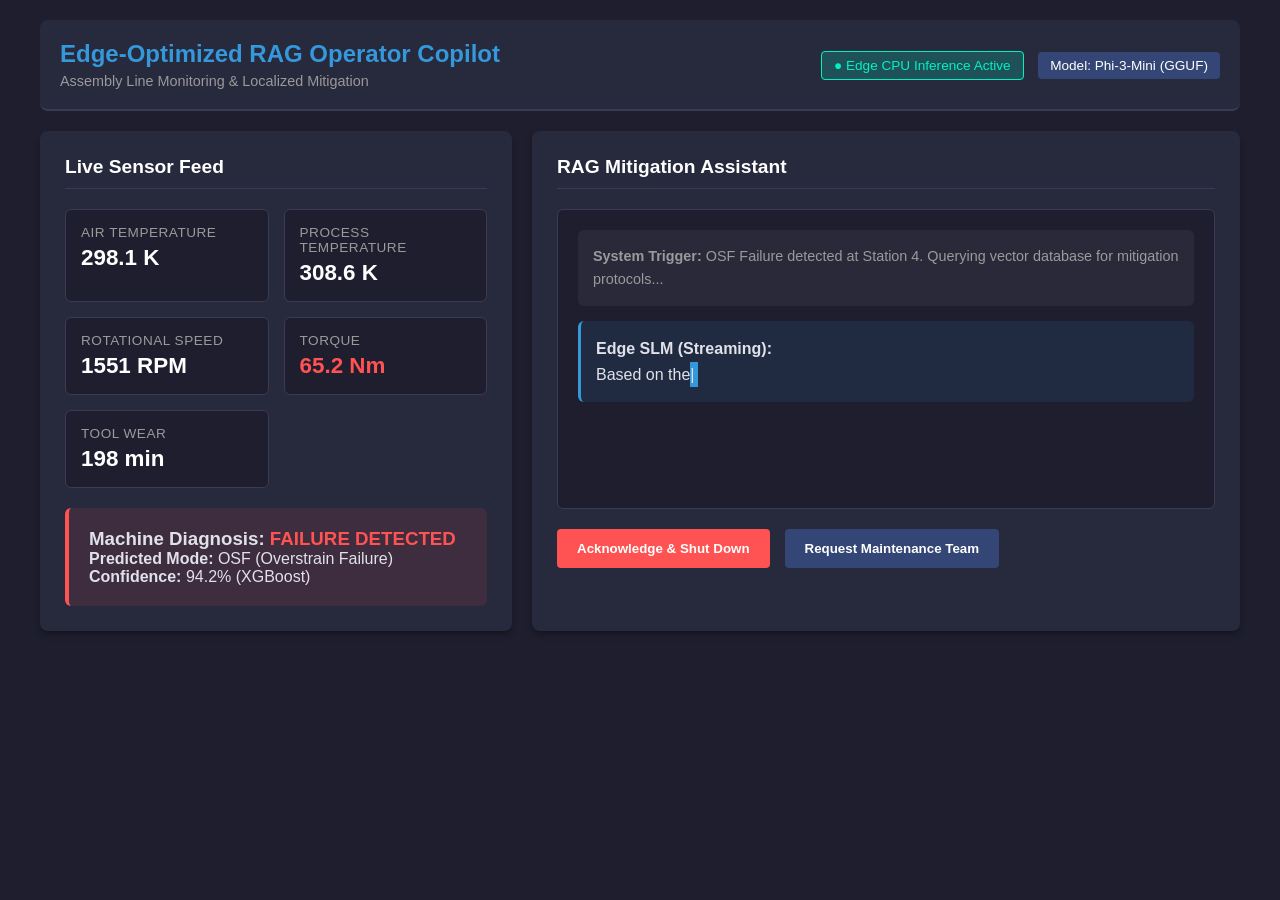
<file: index.html>
<!DOCTYPE html>
<html lang="en">
<head>
    <meta charset="UTF-8">
    <meta name="viewport" content="width=device-width, initial-scale=1.0">
    <title>Edge RAG Failure Mitigation</title>
    <link rel="stylesheet" href="styles.css">
</head>
<body>
    <div class="dashboard-container">
        <!-- Header -->
        <header class="top-bar">
            <div class="title-section">
                <h1>Edge-Optimized RAG Operator Copilot</h1>
                <p>Assembly Line Monitoring & Localized Mitigation</p>
            </div>
            <div class="status-bar">
                <span class="badge status-active">● Edge CPU Inference Active</span>
                <span class="badge">Model: Phi-3-Mini (GGUF)</span>
            </div>
        </header>

        <main class="dashboard-grid">
            <!-- Left Panel: AI4I Sensor Telemetry -->
            <section class="panel telemetry-panel">
                <h2>Live Sensor Feed</h2>
                <div class="sensor-grid">
                    <div class="sensor-card">
                        <span class="label">Air Temperature</span>
                        <span class="value" id="val-air">298.1 K</span>
                    </div>
                    <div class="sensor-card">
                        <span class="label">Process Temperature</span>
                        <span class="value" id="val-process">308.6 K</span>
                    </div>
                    <div class="sensor-card">
                        <span class="label">Rotational Speed</span>
                        <span class="value" id="val-rpm">1551 RPM</span>
                    </div>
                    <div class="sensor-card">
                        <span class="label">Torque</span>
                        <span class="value alert-text" id="val-torque">65.2 Nm</span>
                    </div>
                    <div class="sensor-card">
                        <span class="label">Tool Wear</span>
                        <span class="value" id="val-wear">198 min</span>
                    </div>
                </div>

                <!-- ML Diagnostic Output -->
                <div class="diagnostic-box status-faulty mt-20">
                    <h3>Machine Diagnosis: <span class="alert-text">FAILURE DETECTED</span></h3>
                    <p><strong>Predicted Mode:</strong> OSF (Overstrain Failure)</p>
                    <p><strong>Confidence:</strong> 94.2% (XGBoost)</p>
                </div>
            </section>

            <!-- Right Panel: SLM / RAG Output -->
            <section class="panel rag-panel">
                <h2>RAG Mitigation Assistant</h2>
                <div class="rag-chat-window">
                    <div class="chat-message system">
                        <strong>System Trigger:</strong> OSF Failure detected at Station 4. Querying vector database for mitigation protocols...
                    </div>
                    
                    <div class="chat-message agent">
                        <strong>Edge SLM (Streaming):</strong><br>
                        <span id="rag-stream"></span><span class="cursor">|</span>
                    </div>
                </div>
                
                <div class="action-buttons">
                    <button class="btn btn-primary">Acknowledge & Shut Down</button>
                    <button class="btn btn-secondary">Request Maintenance Team</button>
                </div>
            </section>
        </main>
    </div>

    <!-- Script to simulate the SLM typing out a response -->
    <script>
        const ragResponse = "Based on the retrieved operational manual, an Overstrain Failure (OSF) coupled with a torque spike of 65.2 Nm indicates severe tool binding. \n\nRecommended Local Mitigation:\n1. Immediately halt the rotational drive to prevent motor burnout.\n2. Do not attempt to reverse the spindle.\n3. Manually release the tension chuck before replacing the tool bit.";
        let charIndex = 0;
        
        function typeWriter() {
            if (charIndex < ragResponse.length) {
                document.getElementById("rag-stream").innerHTML += ragResponse.charAt(charIndex) === '\n' ? '<br>' : ragResponse.charAt(charIndex);
                charIndex++;
                setTimeout(typeWriter, 15); // Simulates fast local SLM token streaming
            }
        }
        
        // Start the RAG streaming simulation after a short delay
        setTimeout(typeWriter, 1000);
    </script>
</body>
</html>
</file>
<file: styles.css>
:root {
    --bg-color: #1e1e2f;
    --panel-bg: #27293d;
    --text-main: #e1e1ea;
    --text-muted: #9a9a9a;
    --accent-blue: #3498db;
    --alert-red: #ff5252;
    --ok-green: #00f2c3;
    --border-radius: 8px;
    --border-color: #3b3b54;
}

* { box-sizing: border-box; margin: 0; padding: 0; font-family: 'Segoe UI', Tahoma, Geneva, Verdana, sans-serif; }

body { background-color: var(--bg-color); color: var(--text-main); padding: 20px; }

.dashboard-container { max-width: 1200px; margin: 0 auto; display: flex; flex-direction: column; gap: 20px; }

/* Header */
.top-bar { background: var(--panel-bg); padding: 20px; border-radius: var(--border-radius); display: flex; justify-content: space-between; align-items: center; border-bottom: 2px solid var(--border-color); }
.title-section h1 { font-size: 1.5rem; color: var(--accent-blue); }
.title-section p { color: var(--text-muted); font-size: 0.9rem; margin-top: 5px; }
.badge { padding: 6px 12px; border-radius: 4px; font-size: 0.85rem; background: #344675; color: white; margin-left: 10px; }
.status-active { background: rgba(0, 242, 195, 0.2); color: var(--ok-green); border: 1px solid var(--ok-green); }

/* Layout */
.dashboard-grid { display: grid; grid-template-columns: 1fr 1.5fr; gap: 20px; }
.panel { background: var(--panel-bg); padding: 25px; border-radius: var(--border-radius); box-shadow: 0 4px 6px rgba(0,0,0,0.3); }
.panel h2 { font-size: 1.2rem; margin-bottom: 20px; padding-bottom: 10px; border-bottom: 1px solid var(--border-color); color: white; }
.mt-20 { margin-top: 20px; }

/* Sensors */
.sensor-grid { display: grid; grid-template-columns: 1fr 1fr; gap: 15px; }
.sensor-card { background: #1e1e2f; padding: 15px; border-radius: 6px; display: flex; flex-direction: column; border: 1px solid var(--border-color); }
.sensor-card .label { color: var(--text-muted); font-size: 0.85rem; text-transform: uppercase; letter-spacing: 0.5px; }
.sensor-card .value { font-size: 1.4rem; font-weight: bold; margin-top: 5px; color: white; }

/* Diagnostics */
.diagnostic-box { padding: 20px; border-radius: 6px; background: rgba(255, 82, 82, 0.1); border-left: 4px solid var(--alert-red); }
.alert-text { color: var(--alert-red) !important; }

/* RAG Chat Area */
.rag-chat-window { background: #1e1e2f; border-radius: 6px; padding: 20px; min-height: 300px; border: 1px solid var(--border-color); margin-bottom: 20px; line-height: 1.6; }
.chat-message { margin-bottom: 15px; padding: 15px; border-radius: 6px; }
.chat-message.system { background: rgba(255, 255, 255, 0.05); font-size: 0.9rem; color: var(--text-muted); }
.chat-message.agent { border-left: 3px solid var(--accent-blue); background: rgba(52, 152, 219, 0.1); }
.cursor { display: inline-block; width: 8px; background-color: var(--accent-blue); animation: blink 1s step-end infinite; }
@keyframes blink { 50% { opacity: 0; } }

/* Buttons */
.action-buttons { display: flex; gap: 15px; }
.btn { padding: 12px 20px; border: none; border-radius: 4px; font-weight: bold; cursor: pointer; transition: 0.2s; }
.btn-primary { background: var(--alert-red); color: white; }
.btn-primary:hover { background: #ff1c1c; }
.btn-secondary { background: #344675; color: white; }
.btn-secondary:hover { background: #2c3c63; }
</file>
